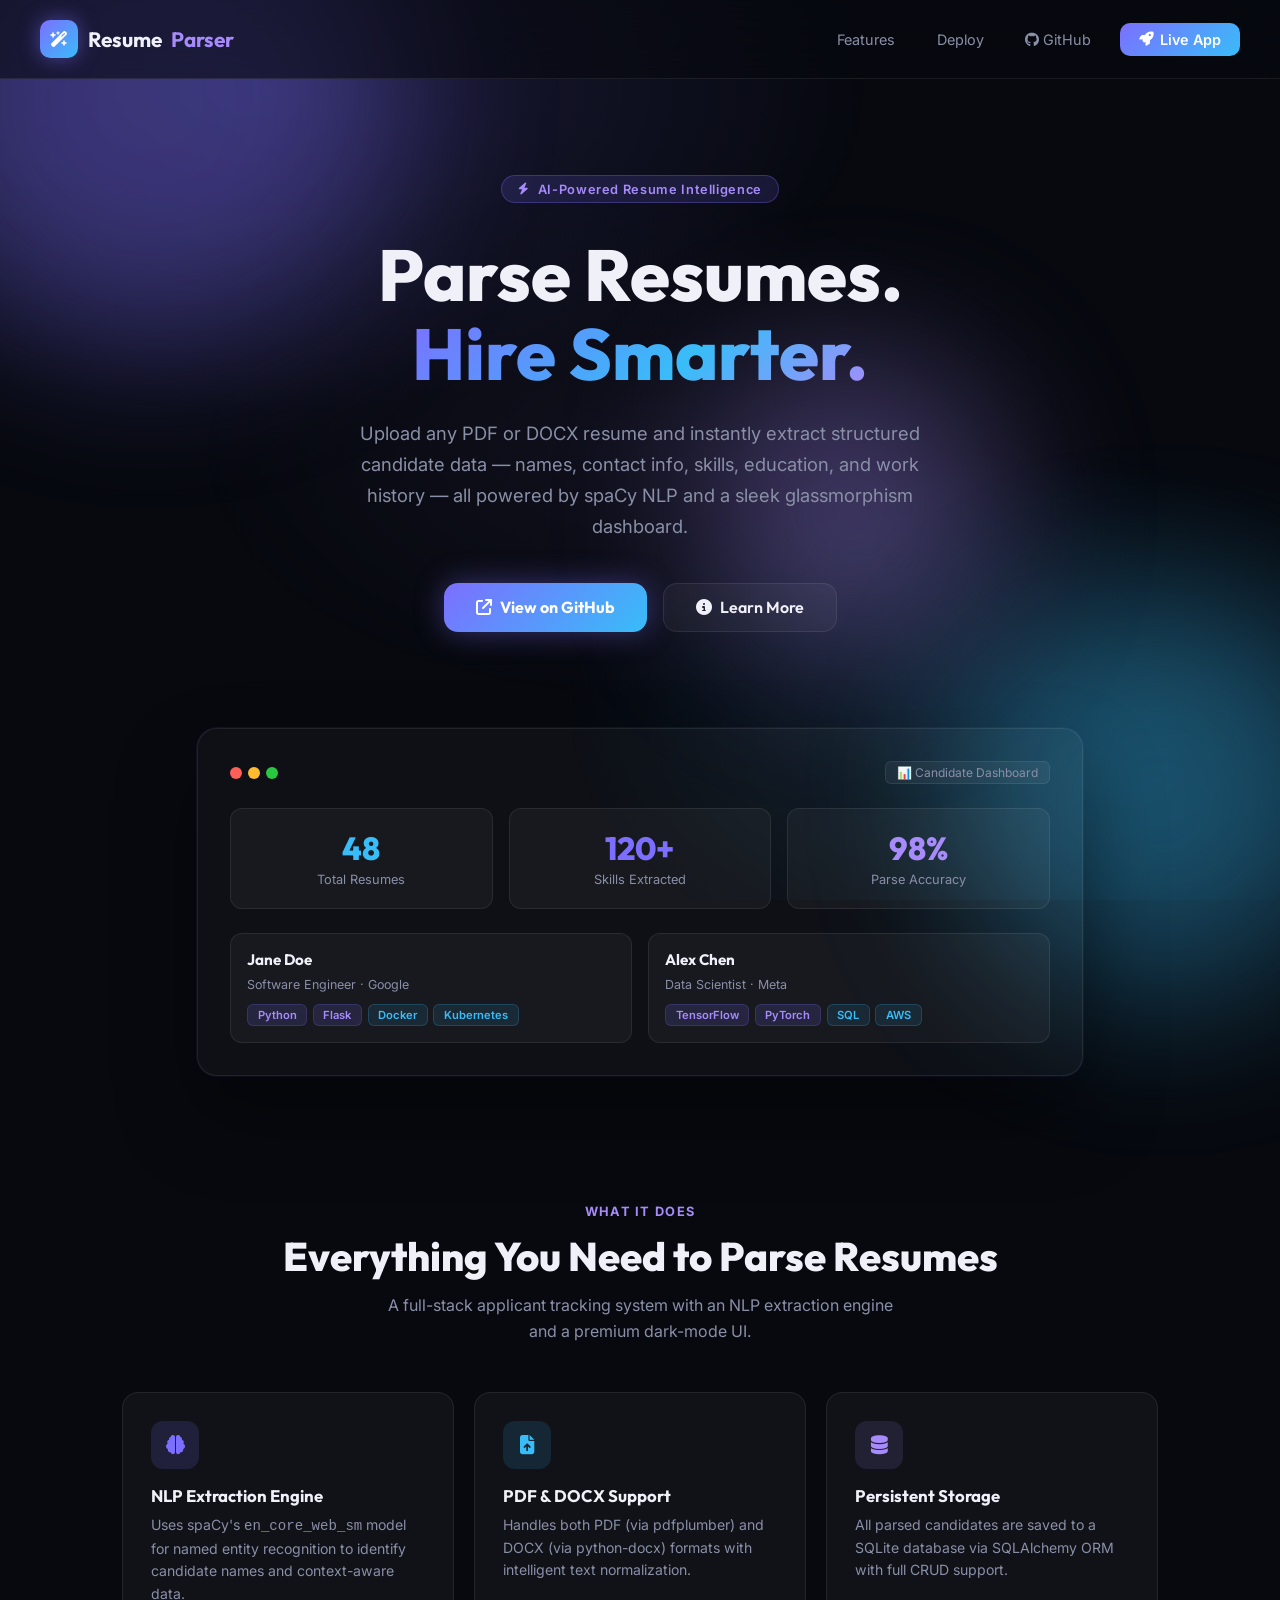
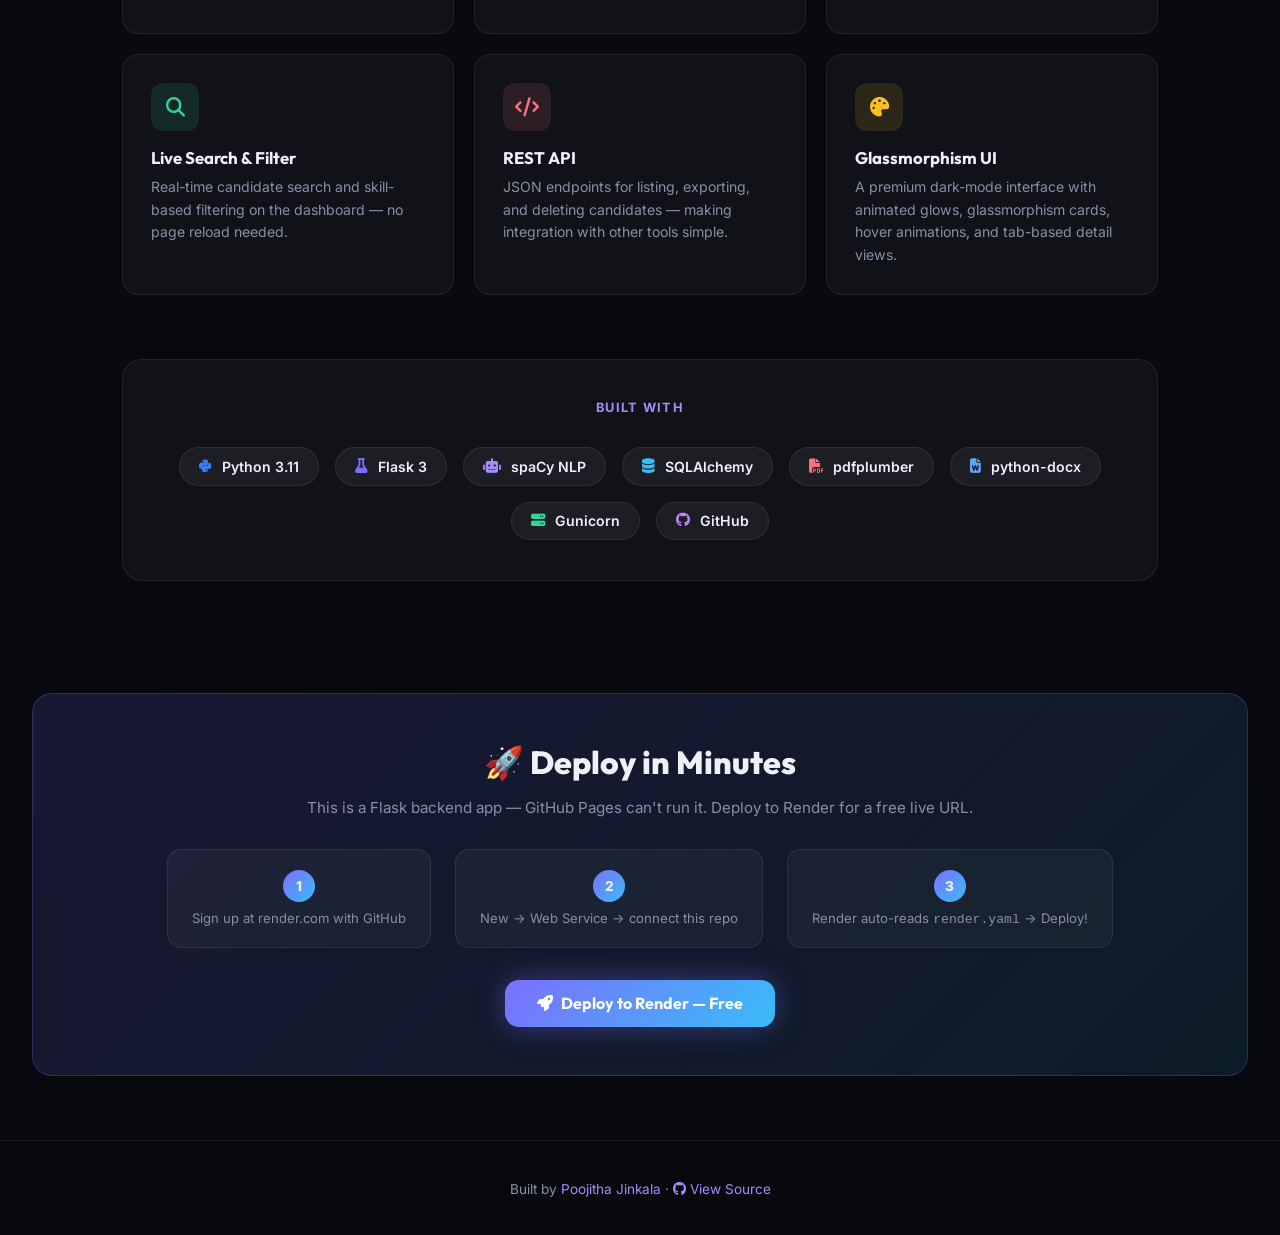
<file: index.html>
<!DOCTYPE html>
<html lang="en">
<head>
  <meta charset="UTF-8" />
  <meta name="viewport" content="width=device-width, initial-scale=1.0" />
  <title>ResumeParser — Premium Applicant Tracking System</title>
  <meta name="description" content="AI-powered resume parsing dashboard. Upload PDF or DOCX resumes and instantly extract names, skills, education, and work experience." />
  <link rel="preconnect" href="https://fonts.googleapis.com" />
  <link rel="preconnect" href="https://fonts.gstatic.com" crossorigin />
  <link href="https://fonts.googleapis.com/css2?family=Outfit:wght@300;400;500;600;700;800&family=Inter:wght@300;400;500;600&display=swap" rel="stylesheet" />
  <link rel="stylesheet" href="https://cdnjs.cloudflare.com/ajax/libs/font-awesome/6.5.0/css/all.min.css" />
  <style>
    *, *::before, *::after { box-sizing: border-box; margin: 0; padding: 0; }

    :root {
      --bg: #07090f;
      --surface: rgba(255,255,255,0.04);
      --border: rgba(255,255,255,0.08);
      --accent1: #7c6fff;
      --accent2: #a78bfa;
      --accent3: #38bdf8;
      --text: #f0f0f8;
      --muted: #8a8fa8;
    }

    html { scroll-behavior: smooth; }

    body {
      font-family: 'Inter', sans-serif;
      background: var(--bg);
      color: var(--text);
      min-height: 100vh;
      overflow-x: hidden;
    }

    /* ── Animated background ── */
    .bg-canvas {
      position: fixed; inset: 0; z-index: 0; pointer-events: none;
      background: radial-gradient(ellipse 80% 60% at 20% 10%, rgba(124,111,255,0.18) 0%, transparent 60%),
                  radial-gradient(ellipse 60% 50% at 80% 80%, rgba(56,189,248,0.12) 0%, transparent 60%),
                  radial-gradient(ellipse 50% 40% at 50% 50%, rgba(167,139,250,0.06) 0%, transparent 70%);
    }
    .orb {
      position: fixed; border-radius: 50%; filter: blur(80px); opacity: 0.35; pointer-events: none;
      animation: drift 18s ease-in-out infinite;
    }
    .orb-1 { width: 500px; height: 500px; background: #7c6fff; top: -150px; left: -100px; animation-delay: 0s; }
    .orb-2 { width: 400px; height: 400px; background: #38bdf8; bottom: -100px; right: -80px; animation-delay: -7s; }
    .orb-3 { width: 300px; height: 300px; background: #a78bfa; top: 40%; left: 55%; animation-delay: -13s; }

    @keyframes drift {
      0%, 100% { transform: translate(0, 0) scale(1); }
      33%       { transform: translate(30px, -40px) scale(1.08); }
      66%       { transform: translate(-20px, 30px) scale(0.95); }
    }

    /* ── Layout ── */
    .wrapper { position: relative; z-index: 1; }

    /* ── Navbar ── */
    nav {
      display: flex; align-items: center; justify-content: space-between;
      padding: 1.25rem 2.5rem;
      background: rgba(7,9,15,0.6);
      backdrop-filter: blur(20px);
      border-bottom: 1px solid var(--border);
      position: sticky; top: 0; z-index: 100;
    }
    .logo {
      display: flex; align-items: center; gap: 0.6rem;
      font-family: 'Outfit', sans-serif; font-weight: 700; font-size: 1.3rem;
      text-decoration: none; color: var(--text);
    }
    .logo-icon {
      width: 38px; height: 38px; border-radius: 10px;
      background: linear-gradient(135deg, var(--accent1), var(--accent3));
      display: flex; align-items: center; justify-content: center;
      font-size: 1rem; color: #fff;
      box-shadow: 0 0 20px rgba(124,111,255,0.5);
    }
    .logo span { color: var(--accent2); }
    .nav-links { display: flex; gap: 1rem; align-items: center; }
    .nav-link {
      color: var(--muted); text-decoration: none; font-size: 0.9rem;
      padding: 0.4rem 0.8rem; border-radius: 8px;
      transition: color 0.2s, background 0.2s;
    }
    .nav-link:hover { color: var(--text); background: var(--surface); }
    .btn-nav {
      background: linear-gradient(135deg, var(--accent1), var(--accent3));
      color: #fff; border: none; padding: 0.5rem 1.2rem;
      border-radius: 10px; font-size: 0.9rem; font-weight: 600;
      cursor: pointer; text-decoration: none;
      transition: opacity 0.2s, transform 0.2s;
      display: flex; align-items: center; gap: 0.4rem;
    }
    .btn-nav:hover { opacity: 0.85; transform: translateY(-1px); }

    /* ── Hero ── */
    .hero {
      display: flex; flex-direction: column; align-items: center;
      text-align: center; padding: 6rem 2rem 4rem;
      max-width: 860px; margin: 0 auto;
    }
    .badge {
      display: inline-flex; align-items: center; gap: 0.5rem;
      background: rgba(124,111,255,0.15); border: 1px solid rgba(124,111,255,0.3);
      color: var(--accent2); font-size: 0.8rem; font-weight: 600; letter-spacing: 0.05em;
      padding: 0.35rem 1rem; border-radius: 999px; margin-bottom: 2rem;
      animation: fadeUp 0.6s ease both;
    }
    .badge i { font-size: 0.75rem; }
    .hero h1 {
      font-family: 'Outfit', sans-serif; font-size: clamp(2.8rem, 6vw, 4.5rem);
      font-weight: 800; line-height: 1.1; margin-bottom: 1.5rem;
      animation: fadeUp 0.7s 0.1s ease both;
    }
    .hero h1 .gradient-text {
      background: linear-gradient(135deg, var(--accent1) 0%, var(--accent3) 60%, var(--accent2) 100%);
      -webkit-background-clip: text; -webkit-text-fill-color: transparent; background-clip: text;
    }
    .hero p {
      font-size: 1.15rem; color: var(--muted); line-height: 1.7;
      max-width: 620px; margin-bottom: 2.5rem;
      animation: fadeUp 0.7s 0.2s ease both;
    }
    .hero-cta {
      display: flex; gap: 1rem; flex-wrap: wrap; justify-content: center;
      animation: fadeUp 0.7s 0.3s ease both;
    }
    .btn-primary {
      display: inline-flex; align-items: center; gap: 0.5rem;
      background: linear-gradient(135deg, var(--accent1), var(--accent3));
      color: #fff; text-decoration: none;
      padding: 0.85rem 2rem; border-radius: 14px;
      font-family: 'Outfit', sans-serif; font-weight: 700; font-size: 1rem;
      box-shadow: 0 0 30px rgba(124,111,255,0.4);
      transition: transform 0.2s, box-shadow 0.2s;
    }
    .btn-primary:hover { transform: translateY(-3px); box-shadow: 0 0 50px rgba(124,111,255,0.6); }
    .btn-secondary {
      display: inline-flex; align-items: center; gap: 0.5rem;
      background: var(--surface); color: var(--text); text-decoration: none;
      padding: 0.85rem 2rem; border-radius: 14px;
      border: 1px solid var(--border);
      font-family: 'Outfit', sans-serif; font-weight: 600; font-size: 1rem;
      transition: background 0.2s, transform 0.2s;
    }
    .btn-secondary:hover { background: rgba(255,255,255,0.08); transform: translateY(-3px); }

    /* ── Preview card ── */
    .preview-wrap {
      max-width: 950px; margin: 2rem auto 5rem; padding: 0 2rem;
      animation: fadeUp 0.8s 0.4s ease both;
    }
    .preview-card {
      background: rgba(255,255,255,0.03);
      border: 1px solid var(--border);
      border-radius: 20px; padding: 2rem;
      backdrop-filter: blur(20px);
      box-shadow: 0 40px 80px rgba(0,0,0,0.4), 0 0 0 1px rgba(124,111,255,0.1);
    }
    .preview-bar {
      display: flex; gap: 6px; margin-bottom: 1.5rem; align-items: center;
    }
    .dot { width: 12px; height: 12px; border-radius: 50%; }
    .dot-r { background: #ff5f57; }
    .dot-y { background: #febc2e; }
    .dot-g { background: #28c840; }
    .preview-bar span {
      margin-left: auto; font-size: 0.75rem; color: var(--muted);
      background: rgba(255,255,255,0.05); padding: 0.2rem 0.7rem;
      border-radius: 6px; border: 1px solid var(--border);
    }
    .stats-row { display: grid; grid-template-columns: repeat(3, 1fr); gap: 1rem; margin-bottom: 1.5rem; }
    .stat-box {
      background: rgba(255,255,255,0.04); border: 1px solid var(--border);
      border-radius: 12px; padding: 1.2rem; text-align: center;
    }
    .stat-num { font-family: 'Outfit', sans-serif; font-size: 2rem; font-weight: 800; display: block; }
    .stat-num.blue { color: var(--accent3); }
    .stat-num.purple { color: var(--accent1); }
    .stat-num.violet { color: var(--accent2); }
    .stat-lbl { font-size: 0.8rem; color: var(--muted); }
    .mock-cards { display: grid; grid-template-columns: repeat(2, 1fr); gap: 1rem; }
    .mock-card {
      background: rgba(255,255,255,0.04); border: 1px solid var(--border);
      border-radius: 12px; padding: 1rem;
      display: flex; flex-direction: column; gap: 0.5rem;
    }
    .mock-name { font-family: 'Outfit', sans-serif; font-weight: 700; font-size: 0.95rem; }
    .mock-role { font-size: 0.78rem; color: var(--muted); }
    .mock-tags { display: flex; flex-wrap: wrap; gap: 0.35rem; margin-top: 0.25rem; }
    .tag {
      font-size: 0.7rem; padding: 0.2rem 0.6rem; border-radius: 6px; font-weight: 600;
      background: rgba(124,111,255,0.15); color: var(--accent2);
      border: 1px solid rgba(124,111,255,0.2);
    }
    .tag.blue { background: rgba(56,189,248,0.1); color: var(--accent3); border-color: rgba(56,189,248,0.2); }

    /* ── Features ── */
    .section { max-width: 1100px; margin: 0 auto; padding: 3rem 2rem; }
    .section-label {
      text-align: center; color: var(--accent2); font-size: 0.8rem; font-weight: 700;
      letter-spacing: 0.1em; text-transform: uppercase; margin-bottom: 0.75rem;
    }
    .section-title {
      text-align: center; font-family: 'Outfit', sans-serif;
      font-size: clamp(1.8rem, 3.5vw, 2.5rem); font-weight: 800; margin-bottom: 0.75rem;
    }
    .section-sub { text-align: center; color: var(--muted); max-width: 520px; margin: 0 auto 3rem; line-height: 1.6; }
    .features-grid { display: grid; grid-template-columns: repeat(auto-fit, minmax(260px, 1fr)); gap: 1.25rem; }
    .feature-card {
      background: var(--surface); border: 1px solid var(--border);
      border-radius: 16px; padding: 1.75rem;
      transition: transform 0.25s, border-color 0.25s, box-shadow 0.25s;
      cursor: default;
    }
    .feature-card:hover {
      transform: translateY(-6px);
      border-color: rgba(124,111,255,0.35);
      box-shadow: 0 20px 50px rgba(124,111,255,0.12);
    }
    .feature-icon {
      width: 48px; height: 48px; border-radius: 12px;
      display: flex; align-items: center; justify-content: center;
      font-size: 1.2rem; margin-bottom: 1rem;
    }
    .icon-purple { background: rgba(124,111,255,0.15); color: var(--accent1); }
    .icon-blue   { background: rgba(56,189,248,0.12);  color: var(--accent3); }
    .icon-violet { background: rgba(167,139,250,0.12); color: var(--accent2); }
    .icon-green  { background: rgba(52,211,153,0.12);  color: #34d399; }
    .icon-rose   { background: rgba(251,113,133,0.12); color: #fb7185; }
    .icon-amber  { background: rgba(251,191,36,0.12);  color: #fbbf24; }
    .feature-card h3 {
      font-family: 'Outfit', sans-serif; font-weight: 700; font-size: 1.05rem; margin-bottom: 0.5rem;
    }
    .feature-card p { font-size: 0.88rem; color: var(--muted); line-height: 1.6; }

    /* ── Tech stack ── */
    .stack-wrap {
      background: var(--surface); border: 1px solid var(--border);
      border-radius: 20px; padding: 2.5rem; margin-top: 4rem;
    }
    .stack-grid { display: flex; flex-wrap: wrap; gap: 1rem; justify-content: center; margin-top: 2rem; }
    .stack-pill {
      display: flex; align-items: center; gap: 0.6rem;
      background: rgba(255,255,255,0.05); border: 1px solid var(--border);
      padding: 0.6rem 1.2rem; border-radius: 999px;
      font-size: 0.88rem; font-weight: 600; color: var(--text);
      transition: background 0.2s, transform 0.2s;
    }
    .stack-pill:hover { background: rgba(124,111,255,0.12); transform: translateY(-2px); }
    .stack-pill i { font-size: 0.9rem; }

    /* ── Deploy banner ── */
    .deploy-banner {
      background: linear-gradient(135deg, rgba(124,111,255,0.15) 0%, rgba(56,189,248,0.1) 100%);
      border: 1px solid rgba(124,111,255,0.25);
      border-radius: 20px; padding: 3rem 2rem; text-align: center;
      margin: 4rem 2rem;
    }
    .deploy-banner h2 {
      font-family: 'Outfit', sans-serif; font-size: 2rem; font-weight: 800; margin-bottom: 1rem;
    }
    .deploy-banner p { color: var(--muted); margin-bottom: 2rem; font-size: 0.95rem; }
    .deploy-steps {
      display: flex; justify-content: center; gap: 1.5rem; flex-wrap: wrap;
      margin-bottom: 2rem;
    }
    .step {
      display: flex; flex-direction: column; align-items: center; gap: 0.5rem;
      background: rgba(255,255,255,0.04); border: 1px solid var(--border);
      border-radius: 14px; padding: 1.25rem 1.5rem; min-width: 150px;
    }
    .step-num {
      width: 32px; height: 32px; border-radius: 50%;
      background: linear-gradient(135deg, var(--accent1), var(--accent3));
      display: flex; align-items: center; justify-content: center;
      font-weight: 800; font-size: 0.85rem;
    }
    .step span { font-size: 0.82rem; color: var(--muted); text-align: center; }

    /* ── Footer ── */
    footer {
      text-align: center; padding: 2.5rem 2rem;
      border-top: 1px solid var(--border);
      color: var(--muted); font-size: 0.85rem;
    }
    footer a { color: var(--accent2); text-decoration: none; }
    footer a:hover { text-decoration: underline; }

    /* ── Animations ── */
    @keyframes fadeUp {
      from { opacity: 0; transform: translateY(24px); }
      to   { opacity: 1; transform: translateY(0); }
    }

    /* ── Responsive ── */
    @media (max-width: 640px) {
      nav { padding: 1rem; }
      .mock-cards { grid-template-columns: 1fr; }
      .stats-row  { grid-template-columns: 1fr; }
      .deploy-steps { flex-direction: column; align-items: center; }
      .nav-links .nav-link { display: none; }
    }
  </style>
</head>
<body>
  <div class="bg-canvas"></div>
  <div class="orb orb-1"></div>
  <div class="orb orb-2"></div>
  <div class="orb orb-3"></div>

  <div class="wrapper">

    <!-- ── Nav ── -->
    <nav>
      <a href="#" class="logo">
        <div class="logo-icon"><i class="fa-solid fa-wand-magic-sparkles"></i></div>
        Resume<span>Parser</span>
      </a>
      <div class="nav-links">
        <a href="#features" class="nav-link">Features</a>
        <a href="#deploy"   class="nav-link">Deploy</a>
        <a href="https://github.com/Poojitha-Jinkala/project1" target="_blank" class="nav-link">
          <i class="fa-brands fa-github"></i> GitHub
        </a>
        <a href="https://github.com/Poojitha-Jinkala/project1" target="_blank" class="btn-nav">
          <i class="fa-solid fa-rocket"></i> Live App
        </a>
      </div>
    </nav>

    <!-- ── Hero ── -->
    <section class="hero">
      <div class="badge">
        <i class="fa-solid fa-bolt"></i> AI-Powered Resume Intelligence
      </div>
      <h1>
        Parse Resumes.<br />
        <span class="gradient-text">Hire Smarter.</span>
      </h1>
      <p>
        Upload any PDF or DOCX resume and instantly extract structured candidate data —
        names, contact info, skills, education, and work history — all powered by
        spaCy NLP and a sleek glassmorphism dashboard.
      </p>
      <div class="hero-cta">
        <a href="https://github.com/Poojitha-Jinkala/project1" id="cta-live" target="_blank" class="btn-primary">
          <i class="fa-solid fa-arrow-up-right-from-square"></i> View on GitHub
        </a>
        <a href="#features" class="btn-secondary">
          <i class="fa-solid fa-circle-info"></i> Learn More
        </a>
      </div>
    </section>

    <!-- ── Preview card ── -->
    <div class="preview-wrap">
      <div class="preview-card">
        <div class="preview-bar">
          <div class="dot dot-r"></div>
          <div class="dot dot-y"></div>
          <div class="dot dot-g"></div>
          <span>📊 Candidate Dashboard</span>
        </div>
        <div class="stats-row">
          <div class="stat-box">
            <span class="stat-num blue">48</span>
            <span class="stat-lbl">Total Resumes</span>
          </div>
          <div class="stat-box">
            <span class="stat-num purple">120+</span>
            <span class="stat-lbl">Skills Extracted</span>
          </div>
          <div class="stat-box">
            <span class="stat-num violet">98%</span>
            <span class="stat-lbl">Parse Accuracy</span>
          </div>
        </div>
        <div class="mock-cards">
          <div class="mock-card">
            <div class="mock-name">Jane Doe</div>
            <div class="mock-role">Software Engineer · Google</div>
            <div class="mock-tags">
              <span class="tag">Python</span>
              <span class="tag">Flask</span>
              <span class="tag blue">Docker</span>
              <span class="tag blue">Kubernetes</span>
            </div>
          </div>
          <div class="mock-card">
            <div class="mock-name">Alex Chen</div>
            <div class="mock-role">Data Scientist · Meta</div>
            <div class="mock-tags">
              <span class="tag">TensorFlow</span>
              <span class="tag">PyTorch</span>
              <span class="tag blue">SQL</span>
              <span class="tag blue">AWS</span>
            </div>
          </div>
        </div>
      </div>
    </div>

    <!-- ── Features ── -->
    <section class="section" id="features">
      <div class="section-label">What It Does</div>
      <h2 class="section-title">Everything You Need to Parse Resumes</h2>
      <p class="section-sub">
        A full-stack applicant tracking system with an NLP extraction engine and a premium dark-mode UI.
      </p>
      <div class="features-grid">
        <div class="feature-card">
          <div class="feature-icon icon-purple"><i class="fa-solid fa-brain"></i></div>
          <h3>NLP Extraction Engine</h3>
          <p>Uses spaCy's <code>en_core_web_sm</code> model for named entity recognition to identify candidate names and context-aware data.</p>
        </div>
        <div class="feature-card">
          <div class="feature-icon icon-blue"><i class="fa-solid fa-file-arrow-up"></i></div>
          <h3>PDF & DOCX Support</h3>
          <p>Handles both PDF (via pdfplumber) and DOCX (via python-docx) formats with intelligent text normalization.</p>
        </div>
        <div class="feature-card">
          <div class="feature-icon icon-violet"><i class="fa-solid fa-database"></i></div>
          <h3>Persistent Storage</h3>
          <p>All parsed candidates are saved to a SQLite database via SQLAlchemy ORM with full CRUD support.</p>
        </div>
        <div class="feature-card">
          <div class="feature-icon icon-green"><i class="fa-solid fa-magnifying-glass"></i></div>
          <h3>Live Search & Filter</h3>
          <p>Real-time candidate search and skill-based filtering on the dashboard — no page reload needed.</p>
        </div>
        <div class="feature-card">
          <div class="feature-icon icon-rose"><i class="fa-solid fa-code"></i></div>
          <h3>REST API</h3>
          <p>JSON endpoints for listing, exporting, and deleting candidates — making integration with other tools simple.</p>
        </div>
        <div class="feature-card">
          <div class="feature-icon icon-amber"><i class="fa-solid fa-palette"></i></div>
          <h3>Glassmorphism UI</h3>
          <p>A premium dark-mode interface with animated glows, glassmorphism cards, hover animations, and tab-based detail views.</p>
        </div>
      </div>

      <!-- Tech stack -->
      <div class="stack-wrap">
        <div class="section-label">Built With</div>
        <div class="stack-grid">
          <div class="stack-pill"><i class="fa-brands fa-python" style="color:#3b82f6"></i> Python 3.11</div>
          <div class="stack-pill"><i class="fa-solid fa-flask" style="color:#7c6fff"></i> Flask 3</div>
          <div class="stack-pill"><i class="fa-solid fa-robot" style="color:#a78bfa"></i> spaCy NLP</div>
          <div class="stack-pill"><i class="fa-solid fa-database" style="color:#38bdf8"></i> SQLAlchemy</div>
          <div class="stack-pill"><i class="fa-solid fa-file-pdf" style="color:#fb7185"></i> pdfplumber</div>
          <div class="stack-pill"><i class="fa-solid fa-file-word" style="color:#60a5fa"></i> python-docx</div>
          <div class="stack-pill"><i class="fa-solid fa-server" style="color:#34d399"></i> Gunicorn</div>
          <div class="stack-pill"><i class="fa-brands fa-github" style="color:#c084fc"></i> GitHub</div>
        </div>
      </div>
    </section>

    <!-- ── Deploy banner ── -->
    <div class="deploy-banner" id="deploy">
      <h2>🚀 Deploy in Minutes</h2>
      <p>This is a Flask backend app — GitHub Pages can't run it. Deploy to Render for a free live URL.</p>
      <div class="deploy-steps">
        <div class="step">
          <div class="step-num">1</div>
          <span>Sign up at render.com with GitHub</span>
        </div>
        <div class="step">
          <div class="step-num">2</div>
          <span>New → Web Service → connect this repo</span>
        </div>
        <div class="step">
          <div class="step-num">3</div>
          <span>Render auto-reads <code>render.yaml</code> → Deploy!</span>
        </div>
      </div>
      <a href="https://render.com" target="_blank" class="btn-primary" id="cta-render">
        <i class="fa-solid fa-rocket"></i> Deploy to Render — Free
      </a>
    </div>

    <!-- ── Footer ── -->
    <footer>
      <p>
        Built by <a href="https://github.com/Poojitha-Jinkala" target="_blank">Poojitha Jinkala</a> ·
        <a href="https://github.com/Poojitha-Jinkala/project1" target="_blank">
          <i class="fa-brands fa-github"></i> View Source
        </a>
      </p>
    </footer>

  </div>
</body>
</html>
</file>
